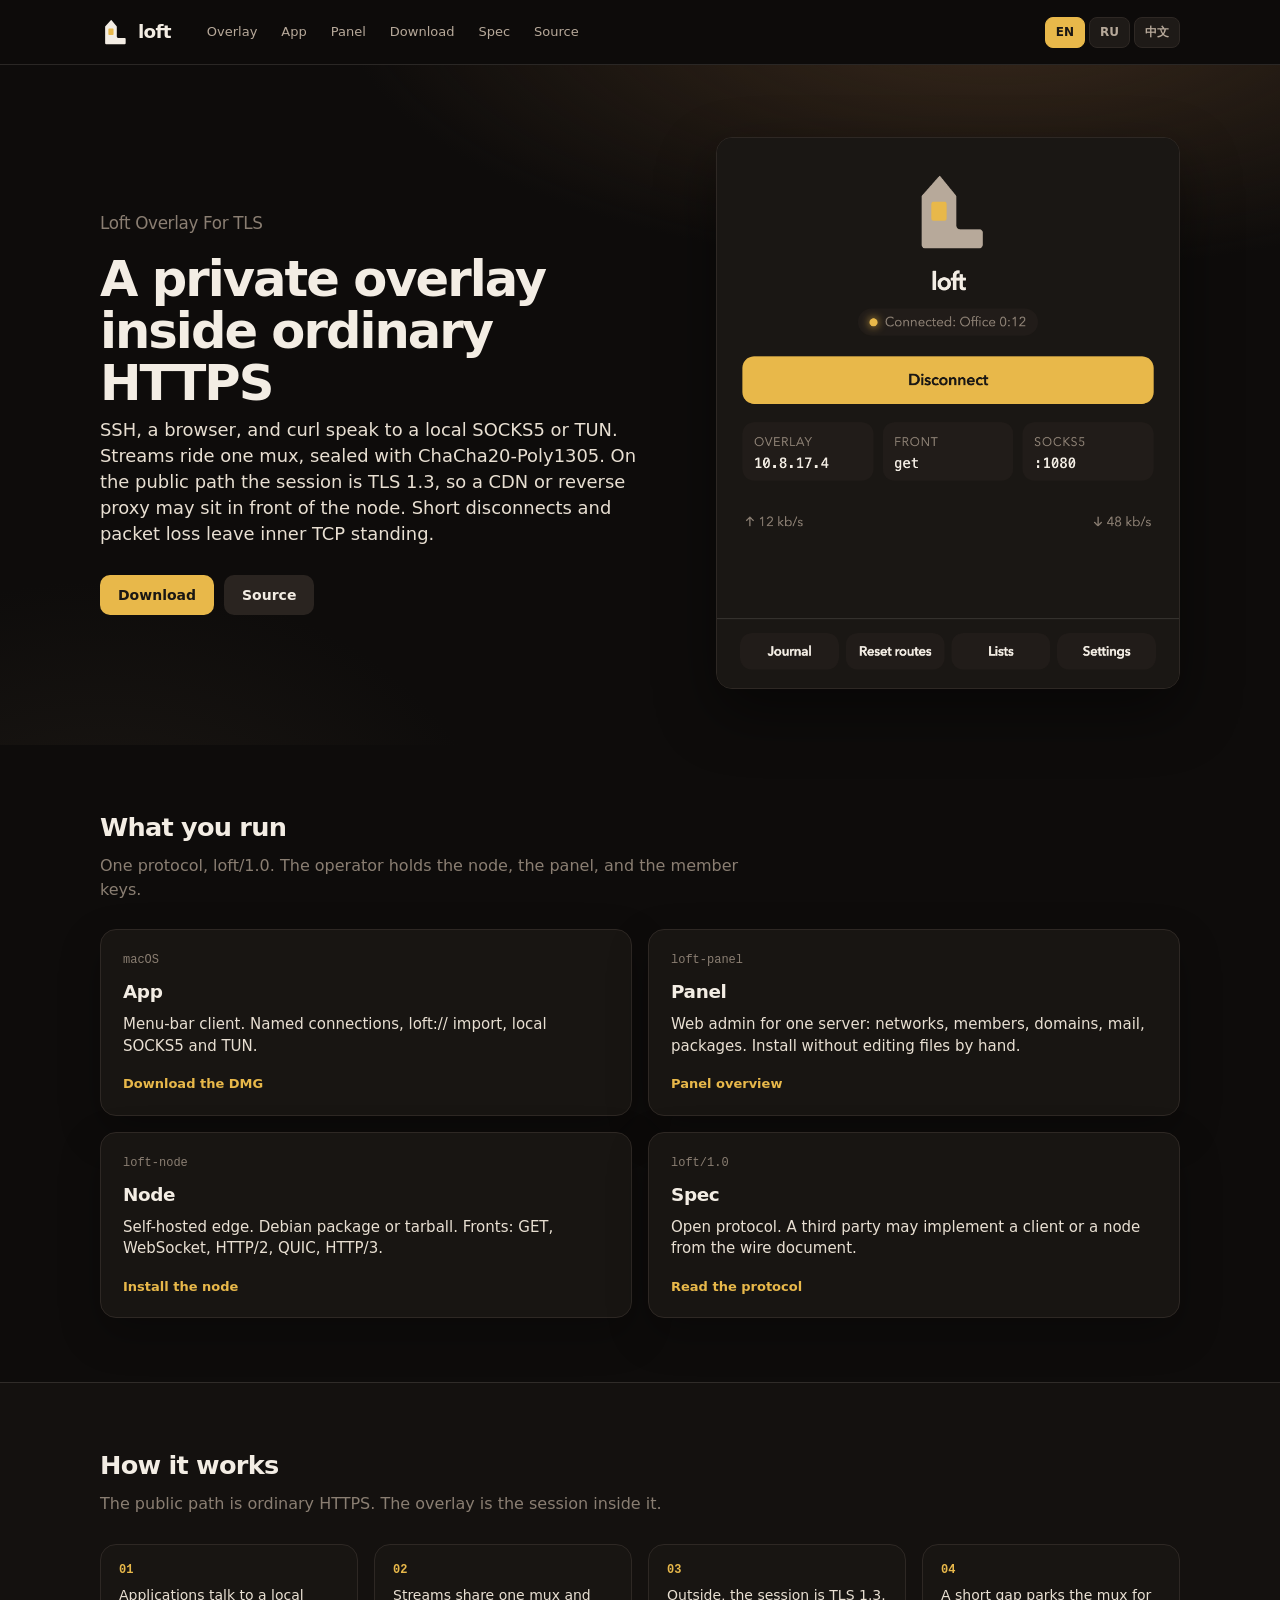
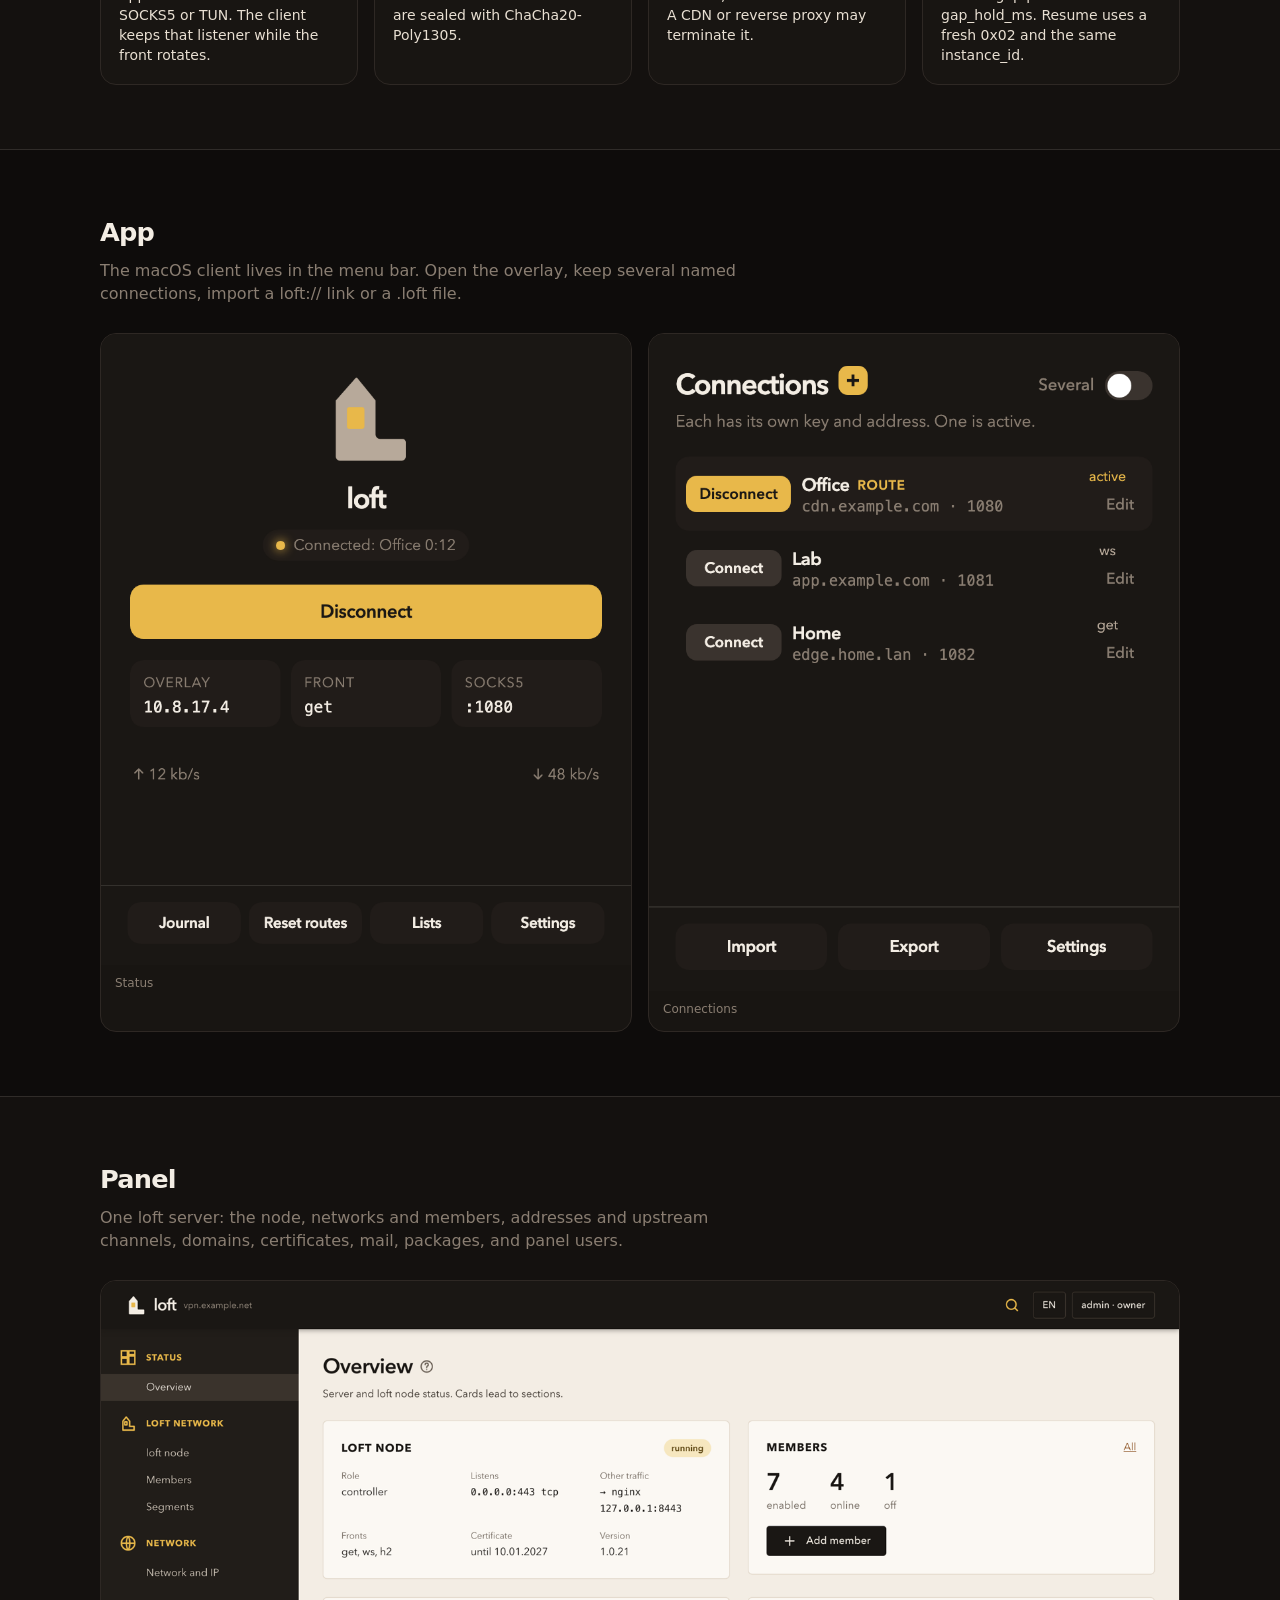
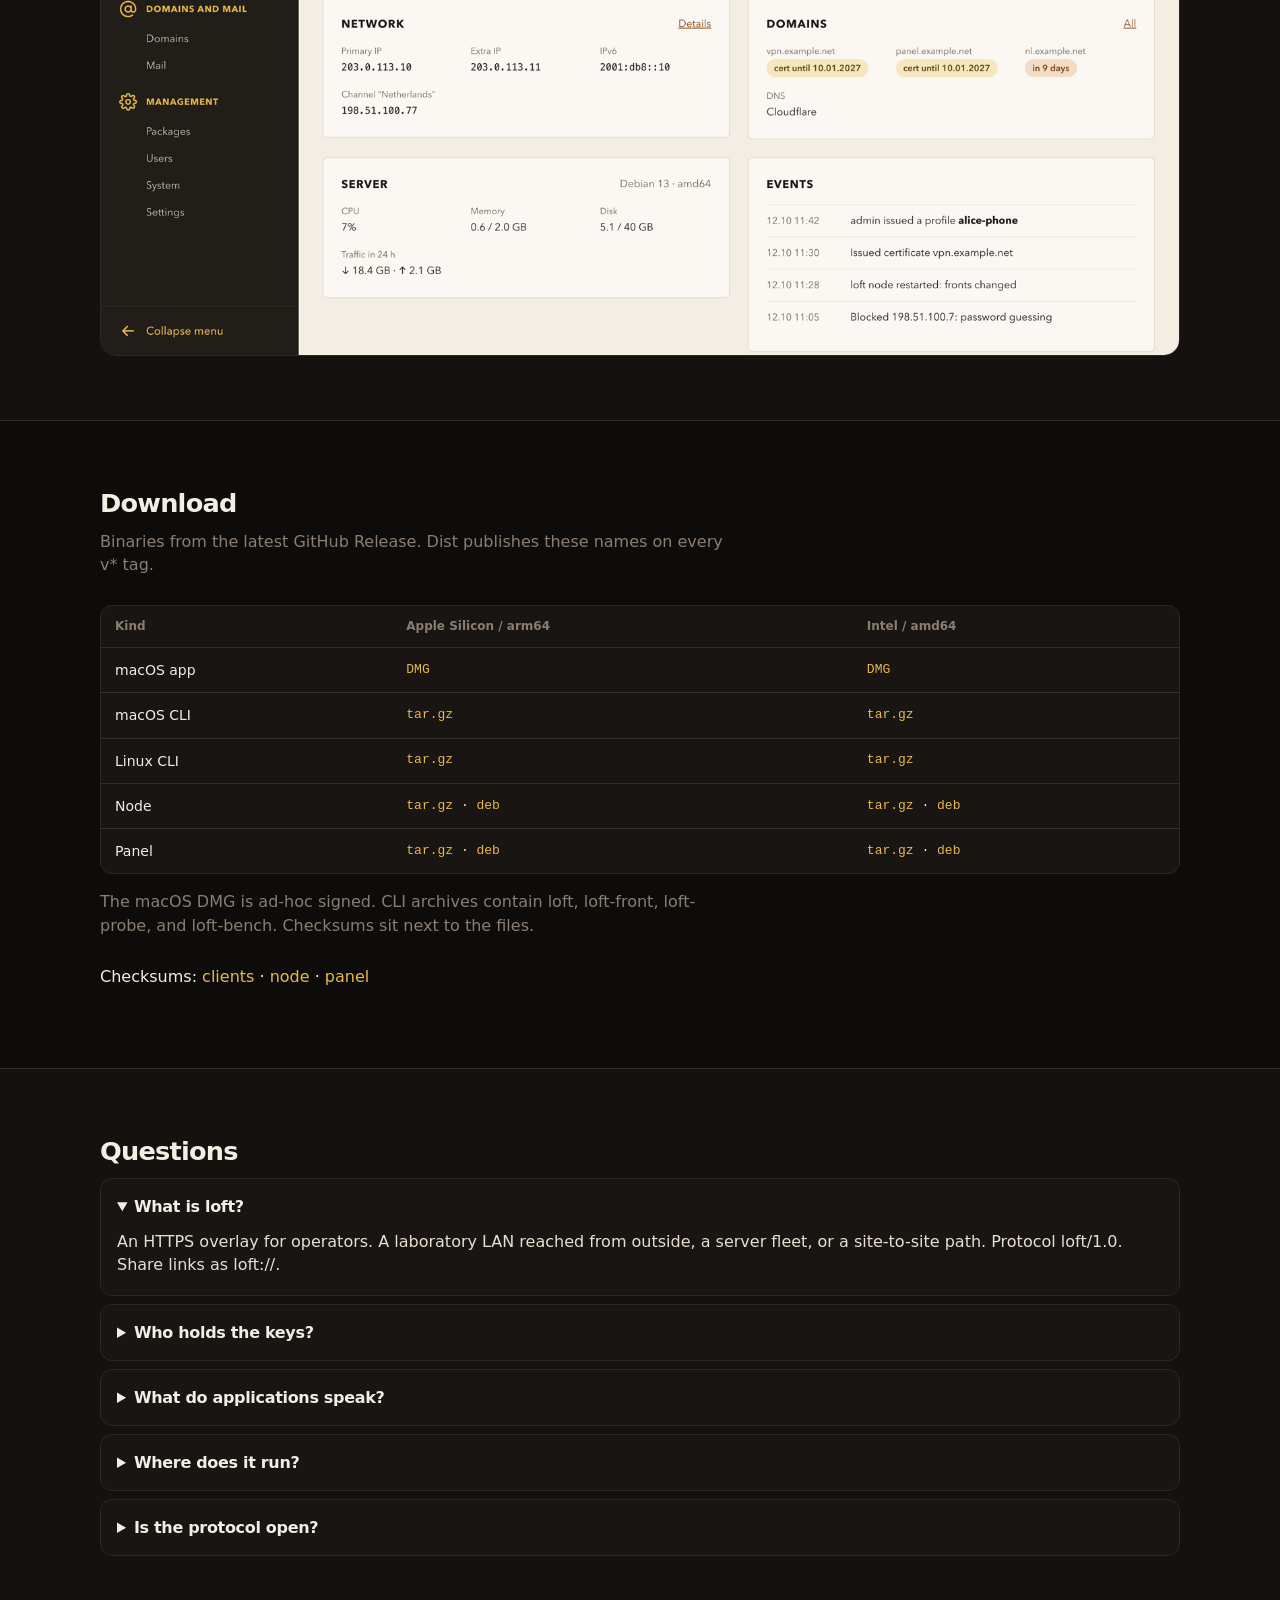
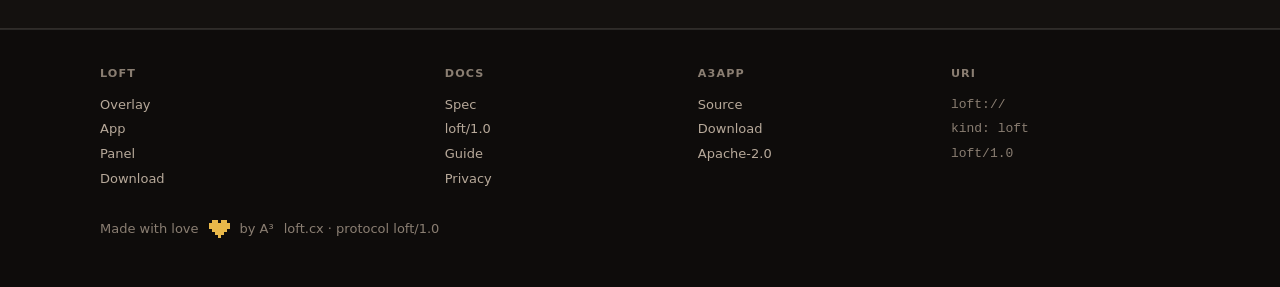
<file: index.html>
<!DOCTYPE html>
<html lang="en">
<head>
  <meta charset="UTF-8" />
  <meta name="viewport" content="width=device-width, initial-scale=1" />
  <title>loft — Loft Overlay For TLS</title>
  <meta name="description" content="A private overlay carried inside TLS 1.3. The session holds through short disconnects and packet loss. Protocol loft/1.0." />
  <link rel="canonical" href="https://loft.cx/" />
  <link rel="icon" href="brand/loft-favicon.svg" type="image/svg+xml" />
  <link rel="apple-touch-icon" href="brand/apple-touch.png" />
  <meta property="og:type" content="website" />
  <meta property="og:site_name" content="loft" />
  <meta property="og:title" content="loft — Loft Overlay For TLS" />
  <meta property="og:description" content="A private overlay carried inside TLS 1.3. Protocol loft/1.0. Share links as loft://." />
  <meta property="og:url" content="https://loft.cx/" />
  <meta property="og:image" content="https://loft.cx/brand/og.png" />
  <meta name="twitter:card" content="summary_large_image" />
  <meta name="theme-color" content="#0e0c0b" />
  <link rel="stylesheet" href="css/site.css" />
</head>
<body data-page="home">
  <nav>
    <div class="wrap bar">
      <a class="brand" href="/">
        <svg class="mark" viewBox="0 0 96 96" aria-hidden="true">
          <path class="body" d="M37.76 6.72 A0.96 0.96 0 0 1 39.01 6.74 L57.6 29.52 L57.6 63.76 A4.4 4.4 0 0 0 62 68.16 L84.8 68.16 A3.2 3.2 0 0 1 88 71.36 L88 86.16 A3.84 3.84 0 0 1 84.16 90 L21.44 90 A3.84 3.84 0 0 1 17.6 86.16 L17.6 29.52 Z"/>
          <path class="lamp" d="M31.36 36.24 H43.84 A2.56 2.56 0 0 1 46.4 38.8 V55.52 A2.56 2.56 0 0 1 43.84 58.08 H31.36 A2.56 2.56 0 0 1 28.8 55.52 V38.8 A2.56 2.56 0 0 1 31.36 36.24 Z"/>
        </svg>
        loft
      </a>
      <div class="links">
        <a href="#overlay" data-i="navOverlay">Overlay</a>
        <a href="#app" data-i="navApp">App</a>
        <a href="#panel" data-i="navPanel">Panel</a>
        <a href="#download" data-i="navDl">Download</a>
        <a href="https://a3app.github.io/loft/" data-i="navSpec">Spec</a>
        <a href="https://github.com/a3app/loft" data-i="navSrc">Source</a>
      </div>
      <div class="spacer"></div>
      <a class="btn go cta-m" href="#download" data-i="ctaDl">Download</a>
      <div class="lang">
        <button type="button" id="lang-en" onclick="setLang('en')">EN</button>
        <button type="button" id="lang-ru" onclick="setLang('ru')">RU</button>
        <button type="button" id="lang-zh" onclick="setLang('zh')">中文</button>
      </div>
    </div>
  </nav>

  <header class="hero" id="overlay">
    <div class="wrap hero-grid">
      <div>
        <p class="tag" data-i="heroTag">Loft Overlay For TLS</p>
        <h1 data-i="heroH">A private overlay inside ordinary HTTPS</h1>
        <p class="lead" data-i="heroLead">SSH, a browser, and curl speak to a local SOCKS5 or TUN. Streams ride one mux, sealed with ChaCha20-Poly1305. On the public path the session is TLS 1.3, so a CDN or reverse proxy may sit in front of the node. Short disconnects and packet loss leave inner TCP standing.</p>
        <div class="btns">
          <a class="btn go" href="#download" data-i="ctaDl">Download</a>
          <a class="btn ghost" href="https://github.com/a3app/loft" data-i="ctaSrc">Source</a>
        </div>
      </div>
      <div class="hero-shot">
        <img data-shot="status" data-base="img/macos/" src="img/macos/en-status.png" alt="loft status" />
      </div>
    </div>
  </header>

  <section id="products">
    <div class="wrap">
      <h2 data-i="prodH">What you run</h2>
      <p class="cap" data-i="prodCap">One protocol, loft/1.0. The operator holds the node, the panel, and the member keys.</p>
      <div class="cards">
        <article class="card">
          <div class="k" data-i="pAppK">macOS</div>
          <h3 data-i="pAppH">App</h3>
          <p data-i="pApp">Menu-bar client. Named connections, loft:// import, local SOCKS5 and TUN.</p>
          <a class="more" href="#download" data-i="pAppA">Download the DMG</a>
        </article>
        <article class="card">
          <div class="k" data-i="pPanelK">loft-panel</div>
          <h3 data-i="pPanelH">Panel</h3>
          <p data-i="pPanel">Web admin for one server: networks, members, domains, mail, packages. Install without editing files by hand.</p>
          <a class="more" href="#panel" data-i="pPanelA">Panel overview</a>
        </article>
        <article class="card">
          <div class="k" data-i="pNodeK">loft-node</div>
          <h3 data-i="pNodeH">Node</h3>
          <p data-i="pNode">Self-hosted edge. Debian package or tarball. Fronts: GET, WebSocket, HTTP/2, QUIC, HTTP/3.</p>
          <a class="more" href="#download" data-i="pNodeA">Install the node</a>
        </article>
        <article class="card">
          <div class="k" data-i="pSpecK">loft/1.0</div>
          <h3 data-i="pSpecH">Spec</h3>
          <p data-i="pSpec">Open protocol. A third party may implement a client or a node from the wire document.</p>
          <a class="more" href="https://a3app.github.io/loft/protocol.html" data-i="pSpecA">Read the protocol</a>
        </article>
      </div>
    </div>
  </section>

  <section class="alt" id="how">
    <div class="wrap">
      <h2 data-i="howH">How it works</h2>
      <p class="cap" data-i="howCap">The public path is ordinary HTTPS. The overlay is the session inside it.</p>
      <div class="steps">
        <div class="step"><span class="n">01</span><p data-i="s1">Applications talk to a local SOCKS5 or TUN. The client keeps that listener while the front rotates.</p></div>
        <div class="step"><span class="n">02</span><p data-i="s2">Streams share one mux and are sealed with ChaCha20-Poly1305.</p></div>
        <div class="step"><span class="n">03</span><p data-i="s3">Outside, the session is TLS 1.3. A CDN or reverse proxy may terminate it.</p></div>
        <div class="step"><span class="n">04</span><p data-i="s4">A short gap parks the mux for gap_hold_ms. Resume uses a fresh 0x02 and the same instance_id.</p></div>
      </div>
    </div>
  </section>

  <section id="app">
    <div class="wrap">
      <h2 data-i="appH">App</h2>
      <p class="cap" data-i="appCap">The macOS client lives in the menu bar. Open the overlay, keep several named connections, import a loft:// link or a .loft file.</p>
      <div class="shots">
        <figure>
          <img data-shot="status" data-base="img/macos/" src="img/macos/en-status.png" alt="" />
          <figcaption data-i="shotStatus">Status</figcaption>
        </figure>
        <figure>
          <img data-shot="connections" data-base="img/macos/" src="img/macos/en-connections.png" alt="" />
          <figcaption data-i="shotConns">Connections</figcaption>
        </figure>
      </div>
    </div>
  </section>

  <section class="alt" id="panel">
    <div class="wrap">
      <h2 data-i="panelH">Panel</h2>
      <p class="cap" data-i="panelCap">One loft server: the node, networks and members, addresses and upstream channels, domains, certificates, mail, packages, and panel users.</p>
      <div class="panel-shot">
        <img data-shot="overview" data-base="img/panel/" src="img/panel/en-overview.png" alt="loft-panel" />
      </div>
    </div>
  </section>

  <section id="download">
    <div class="wrap">
      <h2 data-i="dlH">Download</h2>
      <p class="cap" data-i="dlCap">Binaries from the latest GitHub Release. Dist publishes these names on every v* tag.</p>
      <div class="tbl-wrap">
        <table>
          <thead>
            <tr>
              <th data-i="thKind">Kind</th>
              <th data-i="thArm">Apple Silicon / arm64</th>
              <th data-i="thAmd">Intel / amd64</th>
            </tr>
          </thead>
          <tbody>
            <tr>
              <td data-i="kApp">macOS app</td>
              <td class="mono"><a href="https://github.com/a3app/loft/releases/latest/download/loft-macos-arm64.dmg">DMG</a></td>
              <td class="mono"><a href="https://github.com/a3app/loft/releases/latest/download/loft-macos-x86_64.dmg">DMG</a></td>
            </tr>
            <tr>
              <td data-i="kMacCLI">macOS CLI</td>
              <td class="mono"><a href="https://github.com/a3app/loft/releases/latest/download/loft-darwin-arm64.tar.gz">tar.gz</a></td>
              <td class="mono"><a href="https://github.com/a3app/loft/releases/latest/download/loft-darwin-amd64.tar.gz">tar.gz</a></td>
            </tr>
            <tr>
              <td data-i="kLinCLI">Linux CLI</td>
              <td class="mono"><a href="https://github.com/a3app/loft/releases/latest/download/loft-linux-arm64.tar.gz">tar.gz</a></td>
              <td class="mono"><a href="https://github.com/a3app/loft/releases/latest/download/loft-linux-amd64.tar.gz">tar.gz</a></td>
            </tr>
            <tr>
              <td data-i="kNode">Node</td>
              <td class="mono"><a href="https://github.com/a3app/loft/releases/latest/download/loft-node-linux-arm64.tar.gz">tar.gz</a> · <a href="https://github.com/a3app/loft/releases/latest/download/loft-node_arm64.deb">deb</a></td>
              <td class="mono"><a href="https://github.com/a3app/loft/releases/latest/download/loft-node-linux-amd64.tar.gz">tar.gz</a> · <a href="https://github.com/a3app/loft/releases/latest/download/loft-node_amd64.deb">deb</a></td>
            </tr>
            <tr>
              <td data-i="kPanel">Panel</td>
              <td class="mono"><a href="https://github.com/a3app/loft/releases/latest/download/loft-panel-linux-arm64.tar.gz">tar.gz</a> · <a href="https://github.com/a3app/loft/releases/latest/download/loft-panel_arm64.deb">deb</a></td>
              <td class="mono"><a href="https://github.com/a3app/loft/releases/latest/download/loft-panel-linux-amd64.tar.gz">tar.gz</a> · <a href="https://github.com/a3app/loft/releases/latest/download/loft-panel_amd64.deb">deb</a></td>
            </tr>
          </tbody>
        </table>
      </div>
      <p class="cap" style="margin-top:16px" data-i="dlNote">The macOS DMG is ad-hoc signed. CLI archives contain loft, loft-front, loft-probe, and loft-bench. Checksums sit next to the files.</p>
      <p>
        <span data-i="sums">Checksums</span>:
        <a href="https://github.com/a3app/loft/releases/latest/download/loft-clients-SHA256SUMS.txt">clients</a> ·
        <a href="https://github.com/a3app/loft/releases/latest/download/loft-node-SHA256SUMS.txt">node</a> ·
        <a href="https://github.com/a3app/loft/releases/latest/download/loft-panel-SHA256SUMS.txt">panel</a>
      </p>
    </div>
  </section>

  <section class="alt" id="faq">
    <div class="wrap faq">
      <h2 data-i="faqH">Questions</h2>
      <details open>
        <summary data-i="q1">What is loft?</summary>
        <p data-i="a1">An HTTPS overlay for operators. A laboratory LAN reached from outside, a server fleet, or a site-to-site path. Protocol loft/1.0. Share links as loft://.</p>
      </details>
      <details>
        <summary data-i="q2">Who holds the keys?</summary>
        <p data-i="a2">The operator. Member keys live on the controller. The public path is ordinary HTTPS; identity is inside the session.</p>
      </details>
      <details>
        <summary data-i="q3">What do applications speak?</summary>
        <p data-i="a3">Local SOCKS5 or TUN. SSH, a browser, and curl stay on the machine. The overlay carries those streams.</p>
      </details>
      <details>
        <summary data-i="q4">Where does it run?</summary>
        <p data-i="a4">macOS app and CLI, Linux CLI, Debian node and panel. RouterOS is a container. Keenetic, iOS, and Android are in the catalog.</p>
      </details>
      <details>
        <summary data-i="q5">Is the protocol open?</summary>
        <p data-i="a5">Yes. Apache License 2.0. A third party may implement loft from the spec. Software version is independent of protocol loft/1.0.</p>
      </details>
    </div>
  </section>

  <footer>
    <div class="wrap">
      <div class="cols">
        <div>
          <h4>loft</h4>
          <a href="#overlay" data-i="navOverlay">Overlay</a>
          <a href="#app" data-i="navApp">App</a>
          <a href="#panel" data-i="navPanel">Panel</a>
          <a href="#download" data-i="navDl">Download</a>
        </div>
        <div>
          <h4 data-i="fDoc">Docs</h4>
          <a href="https://a3app.github.io/loft/">Spec</a>
          <a href="https://a3app.github.io/loft/protocol.html">loft/1.0</a>
          <a href="https://a3app.github.io/loft/guide.html">Guide</a>
          <a href="privacy.html" data-i="fPrivacy">Privacy</a>
        </div>
        <div>
          <h4 data-i="fOrg">a3app</h4>
          <a href="https://github.com/a3app/loft" data-i="fSrc">Source</a>
          <a href="https://github.com/a3app/loft/releases/latest" data-i="navDl">Download</a>
          <a href="https://github.com/a3app/loft/blob/main/LICENSE" data-i="fLicense">Apache-2.0</a>
        </div>
        <div>
          <h4>URI</h4>
          <span class="mono">loft://</span>
          <span class="mono">kind: loft</span>
          <span class="mono">loft/1.0</span>
        </div>
      </div>
      <div class="colophon">
        <span>Made with love</span>
        <svg class="heart" viewBox="0 0 7 6" aria-hidden="true" shape-rendering="crispEdges">
          <rect x="1" y="0" width="2" height="1"/><rect x="4" y="0" width="2" height="1"/>
          <rect x="0" y="1" width="7" height="2"/><rect x="1" y="3" width="5" height="1"/>
          <rect x="2" y="4" width="3" height="1"/><rect x="3" y="5" width="1" height="1"/>
        </svg>
        <span>by A³</span>
        <span data-i="footLegal">loft.cx · protocol loft/1.0</span>
      </div>
    </div>
  </footer>
  <script src="js/i18n.js"></script>
</body>
</html>
</file>
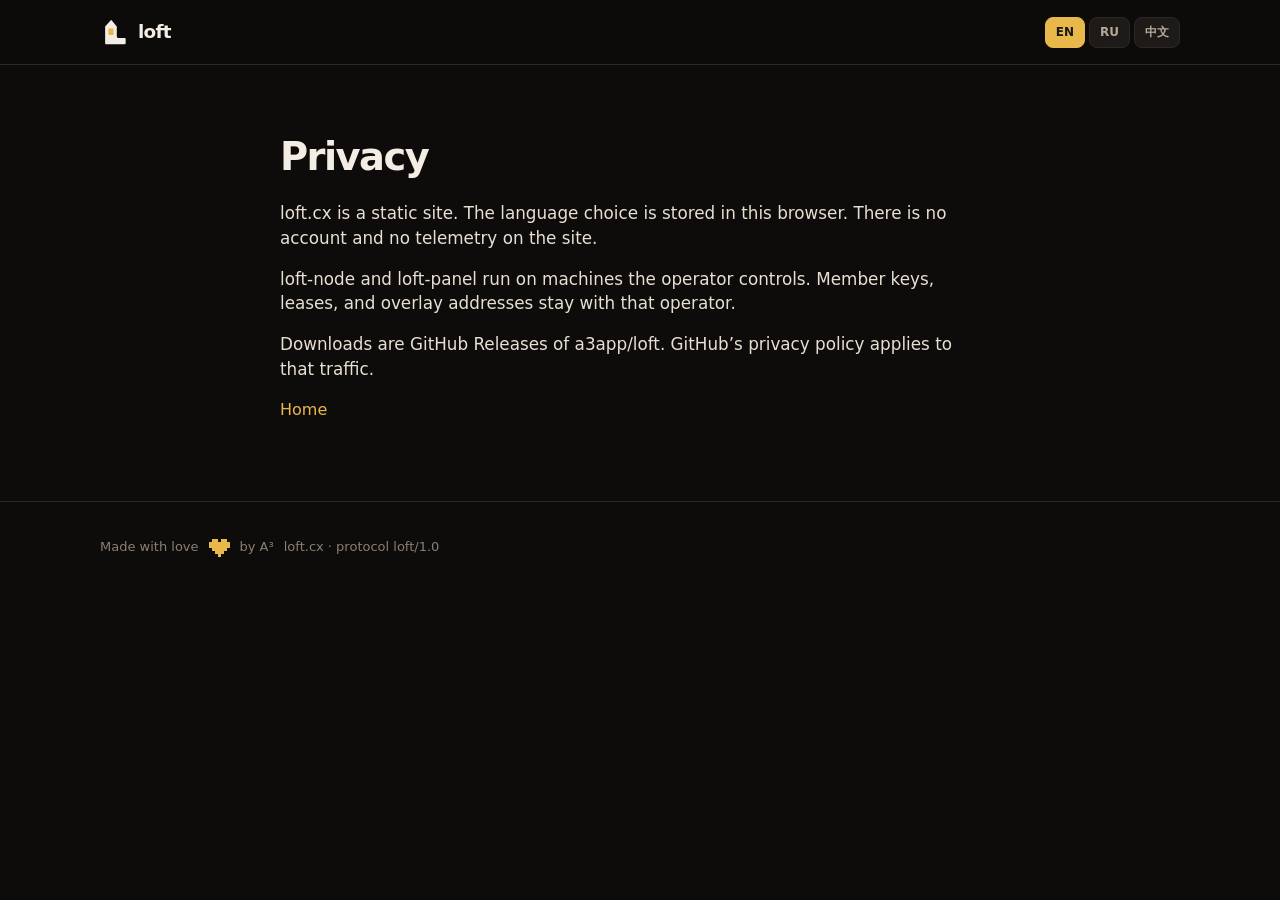
<file: privacy.html>
<!DOCTYPE html>
<html lang="en">
<head>
  <meta charset="UTF-8" />
  <meta name="viewport" content="width=device-width, initial-scale=1" />
  <title>loft — privacy</title>
  <meta name="description" content="loft.cx is a static site. loft-node and loft-panel run on the operator’s machines." />
  <link rel="canonical" href="https://loft.cx/privacy.html" />
  <link rel="icon" href="brand/loft-favicon.svg" type="image/svg+xml" />
  <link rel="stylesheet" href="css/site.css" />
</head>
<body>
  <nav>
    <div class="wrap bar">
      <a class="brand" href="/">
        <svg class="mark" viewBox="0 0 96 96" aria-hidden="true">
          <path class="body" d="M37.76 6.72 A0.96 0.96 0 0 1 39.01 6.74 L57.6 29.52 L57.6 63.76 A4.4 4.4 0 0 0 62 68.16 L84.8 68.16 A3.2 3.2 0 0 1 88 71.36 L88 86.16 A3.84 3.84 0 0 1 84.16 90 L21.44 90 A3.84 3.84 0 0 1 17.6 86.16 L17.6 29.52 Z"/>
          <path class="lamp" d="M31.36 36.24 H43.84 A2.56 2.56 0 0 1 46.4 38.8 V55.52 A2.56 2.56 0 0 1 43.84 58.08 H31.36 A2.56 2.56 0 0 1 28.8 55.52 V38.8 A2.56 2.56 0 0 1 31.36 36.24 Z"/>
        </svg>
        loft
      </a>
      <div class="spacer"></div>
      <div class="lang">
        <button type="button" id="lang-en" onclick="setLang('en')">EN</button>
        <button type="button" id="lang-ru" onclick="setLang('ru')">RU</button>
        <button type="button" id="lang-zh" onclick="setLang('zh')">中文</button>
      </div>
    </div>
  </nav>
  <section>
    <div class="wrap" style="max-width:720px">
      <h1 data-i="privH">Privacy</h1>
      <p class="lead" data-i="priv1">loft.cx is a static site. The language choice is stored in this browser. There is no account and no telemetry on the site.</p>
      <p class="lead" data-i="priv2">loft-node and loft-panel run on machines the operator controls. Member keys, leases, and overlay addresses stay with that operator.</p>
      <p class="lead" data-i="priv3">Downloads are GitHub Releases of a3app/loft. GitHub’s privacy policy applies to that traffic.</p>
      <p><a href="/" data-i="home">Home</a></p>
    </div>
  </section>
  <footer>
    <div class="wrap colophon">
      <span>Made with love</span>
      <svg class="heart" viewBox="0 0 7 6" aria-hidden="true" shape-rendering="crispEdges">
        <rect x="1" y="0" width="2" height="1"/><rect x="4" y="0" width="2" height="1"/>
        <rect x="0" y="1" width="7" height="2"/><rect x="1" y="3" width="5" height="1"/>
        <rect x="2" y="4" width="3" height="1"/><rect x="3" y="5" width="1" height="1"/>
      </svg>
      <span>by A³</span>
      <span data-i="footLegal">loft.cx · protocol loft/1.0</span>
    </div>
  </footer>
  <script src="js/i18n.js"></script>
</body>
</html>
</file>
<file: css/site.css>
:root {
  --ink: #1A1714;
  --slate: #3A332E;
  --stone: #B7A99A;
  --copper: #C67B3A;
  --lamp: #E8B84A;
  --lamp-hi: #F3D27A;
  --snow: #F3EDE4;
  --paper: #E8DFD2;
  --mute: #8A7E72;
  --line: rgba(243,237,228,.12);
  --ok: #7dba6a;
  --ui: "Avenir Next", Avenir, "Helvetica Neue", "Segoe UI", ui-sans-serif, system-ui, sans-serif;
  --mono: "SF Mono", ui-monospace, Menlo, Consolas, monospace;
}
* { box-sizing: border-box; }
html { scroll-behavior: smooth; }
html, body { margin: 0; min-height: 100%; overflow-x: hidden; }
body {
  font-family: var(--ui);
  background: #0e0c0b;
  color: var(--snow);
  line-height: 1.45;
}
a { color: var(--lamp); text-decoration: none; }
a:hover { color: var(--lamp-hi); }
h1 { margin: 0 0 16px; font-size: clamp(1.8rem, 4vw, 2.4rem); font-weight: 600; letter-spacing: -0.04em; overflow-wrap: anywhere; }
.lead { color: var(--paper); font-size: 1.05rem; max-width: min(40em, 100%); overflow-wrap: anywhere; }
.wrap { width: min(1080px, calc(100% - 40px)); max-width: 100%; margin: 0 auto; }
img { max-width: 100%; height: auto; }

nav {
  position: sticky; top: 0; z-index: 20;
  background: rgba(14,12,11,.88);
  backdrop-filter: blur(16px);
  border-bottom: 1px solid var(--line);
}
nav .bar {
  display: flex; align-items: center; gap: 18px;
  height: 64px;
}
nav .brand {
  display: flex; align-items: center; gap: 10px;
  color: var(--snow);
  font-weight: 600; letter-spacing: -0.04em; font-size: 1.15rem;
}
nav .brand svg { width: 28px; height: 28px; }
nav .links { display: flex; gap: 4px; margin-left: 8px; flex-wrap: wrap; }
nav .links a {
  color: var(--stone); font-weight: 500; font-size: 13px;
  padding: 6px 10px; border-radius: 8px;
}
nav .links a:hover, nav .links a.on { background: #1e1a17; color: var(--snow); }
nav .spacer { flex: 1; }
nav .cta-m { display: none; }
.lang { display: flex; gap: 4px; flex: none; }
.lang button {
  border: 1px solid #2e2824; background: #1e1a17; color: var(--stone);
  font: 600 12px var(--ui); padding: 6px 10px; border-radius: 8px; cursor: pointer;
}
.lang button.on { background: var(--lamp); color: var(--ink); border-color: var(--lamp); }

.hero {
  padding: 72px 0 56px;
  background:
    radial-gradient(1200px 500px at 78% -10%, #3a2a1c 0%, transparent 55%),
    radial-gradient(800px 600px at 8% 120%, #1c1814 0%, transparent 50%);
}
.hero-grid {
  display: grid; grid-template-columns: minmax(0, 1.1fr) minmax(0, .9fr); gap: 48px; align-items: center;
}
.hero-grid > * { min-width: 0; max-width: 100%; }
.hero h1 {
  margin: 0 0 8px; font-size: clamp(2rem, 4vw, 3.1rem);
  font-weight: 600; letter-spacing: -0.04em; line-height: 1.05;
  overflow-wrap: anywhere;
}
.hero .tag {
  margin: 0 0 18px; color: var(--mute); font-size: 1.05rem; letter-spacing: -0.02em;
}
.hero p.lead {
  margin: 0 0 28px; color: var(--paper); font-size: 1.12rem; max-width: min(36em, 100%);
  overflow-wrap: anywhere; word-wrap: break-word;
}
.btns { display: flex; gap: 10px; flex-wrap: wrap; }
.btn {
  display: inline-flex; align-items: center; justify-content: center;
  border-radius: 10px; padding: 12px 18px; font: 600 14px var(--ui); cursor: pointer; border: 0;
}
.btn.go { background: var(--lamp); color: var(--ink); }
.btn.go:hover { color: var(--ink); filter: brightness(1.05); }
.btn.ghost { background: #2a2420; color: var(--snow); }
.btn.ghost:hover { color: var(--snow); background: #332c27; }
.hero-shot {
  background: #181512; border: 1px solid #2e2824; border-radius: 16px;
  overflow: hidden; box-shadow: 0 24px 60px rgba(0,0,0,.45); min-width: 0;
}
.hero-shot img, .shots img, .panel-shot img { display: block; width: 100%; height: auto; max-width: 100%; }

.mark .body { fill: #F3EDE4; }
.mark .lamp { fill: #E8B84A; }

section { padding: 64px 0; scroll-margin-top: 72px; }
#overlay { scroll-margin-top: 72px; }
section.alt { background: #14110f; border-top: 1px solid var(--line); border-bottom: 1px solid var(--line); }
h2 {
  margin: 0 0 8px; font-size: 1.6rem; font-weight: 600; letter-spacing: -0.03em;
}
.cap { margin: 0 0 28px; color: var(--mute); max-width: 40em; }

.cards {
  display: grid; grid-template-columns: repeat(2, minmax(0, 1fr)); gap: 16px;
}
.card {
  background: #181512; border: 1px solid #2e2824; border-radius: 16px;
  padding: 22px 22px 20px; box-shadow: 0 16px 40px rgba(0,0,0,.25);
}
.card h3 { margin: 0 0 8px; font-size: 1.15rem; font-weight: 600; letter-spacing: -0.02em; }
.card p { margin: 0 0 14px; color: var(--paper); font-size: 15px; }
.card .k { color: var(--mute); font-size: 12px; font-family: var(--mono); margin-bottom: 10px; }
.card a.more { font-weight: 600; font-size: 13px; }

.steps { display: grid; grid-template-columns: repeat(4, minmax(0, 1fr)); gap: 16px; }
.step {
  background: #181512; border: 1px solid #2e2824; border-radius: 16px; padding: 18px;
}
.step .n { display: block; color: var(--lamp); font: 600 12px var(--mono); margin-bottom: 8px; }
.step p { margin: 0; color: var(--paper); font-size: 14px; }

.shots {
  display: grid; grid-template-columns: minmax(0, 1fr) minmax(0, 1fr); gap: 16px;
}
.shots figure {
  margin: 0; background: #181512; border: 1px solid #2e2824; border-radius: 16px; overflow: hidden;
}
.shots img { display: block; width: 100%; height: auto; }
.shots figcaption { padding: 10px 14px 12px; color: var(--mute); font-size: 12px; }
.panel-shot {
  margin-top: 16px; background: #181512; border: 1px solid #2e2824; border-radius: 16px; overflow: hidden;
}
.panel-shot img { display: block; width: 100%; height: auto; }

.tbl-wrap {
  overflow: auto; border: 1px solid #2e2824; border-radius: 12px; background: #181512;
}
table { width: 100%; border-collapse: collapse; font-size: 14px; }
th, td { text-align: left; padding: 12px 14px; border-bottom: 1px solid var(--line); }
th { color: var(--mute); font-weight: 600; font-size: 12px; }
td.mono, .mono { font-family: var(--mono); font-size: 13px; }
tr:last-child td { border-bottom: 0; }

.faq details {
  background: #181512; border: 1px solid #2e2824; border-radius: 12px;
  padding: 4px 16px; margin-bottom: 8px;
}
.faq summary {
  cursor: pointer; font-weight: 600; padding: 12px 0; letter-spacing: -0.02em;
}
.faq details p { margin: 0 0 14px; color: var(--paper); }

footer {
  padding: 36px 0 48px; border-top: 1px solid var(--line); color: var(--mute); font-size: 13px;
}
footer .cols {
  display: grid; grid-template-columns: minmax(0, 1.4fr) minmax(0, 1fr) minmax(0, 1fr) minmax(0, 1fr); gap: 24px; margin-bottom: 28px;
}
footer .cols .mono { display: block; padding: 3px 0; }
footer h4 {
  margin: 0 0 10px; font-size: 0.7rem; letter-spacing: .1em; text-transform: uppercase; color: var(--mute);
}
footer a { display: block; color: var(--stone); padding: 3px 0; }
footer a:hover { color: var(--snow); }
.colophon {
  display: flex; align-items: center; gap: 10px; flex-wrap: wrap;
  color: var(--mute); font-size: 13px;
}
.colophon .heart { width: 21px; height: 18px; flex: none; }
.colophon .heart rect { fill: var(--lamp); }
.legal { margin-left: auto; font-size: 12px; }

@media (max-width: 860px) {
  nav .links { display: none; }
  nav .cta-m { display: none; }
  nav .bar { gap: 8px; min-width: 0; }
  nav .brand { flex: none; }
  nav .spacer { min-width: 8px; }
  .lang { flex: none; margin-left: auto; }
  .lang button { padding: 5px 7px; font-size: 11px; }
  .hero-grid, .cards, .steps, .shots, footer .cols { grid-template-columns: minmax(0, 1fr); }
  .hero { padding: 40px 0 32px; }
  section { padding: 40px 0; }
  .legal { margin-left: 0; }
  .wrap { width: min(1080px, calc(100% - 24px)); }
}
</file>
